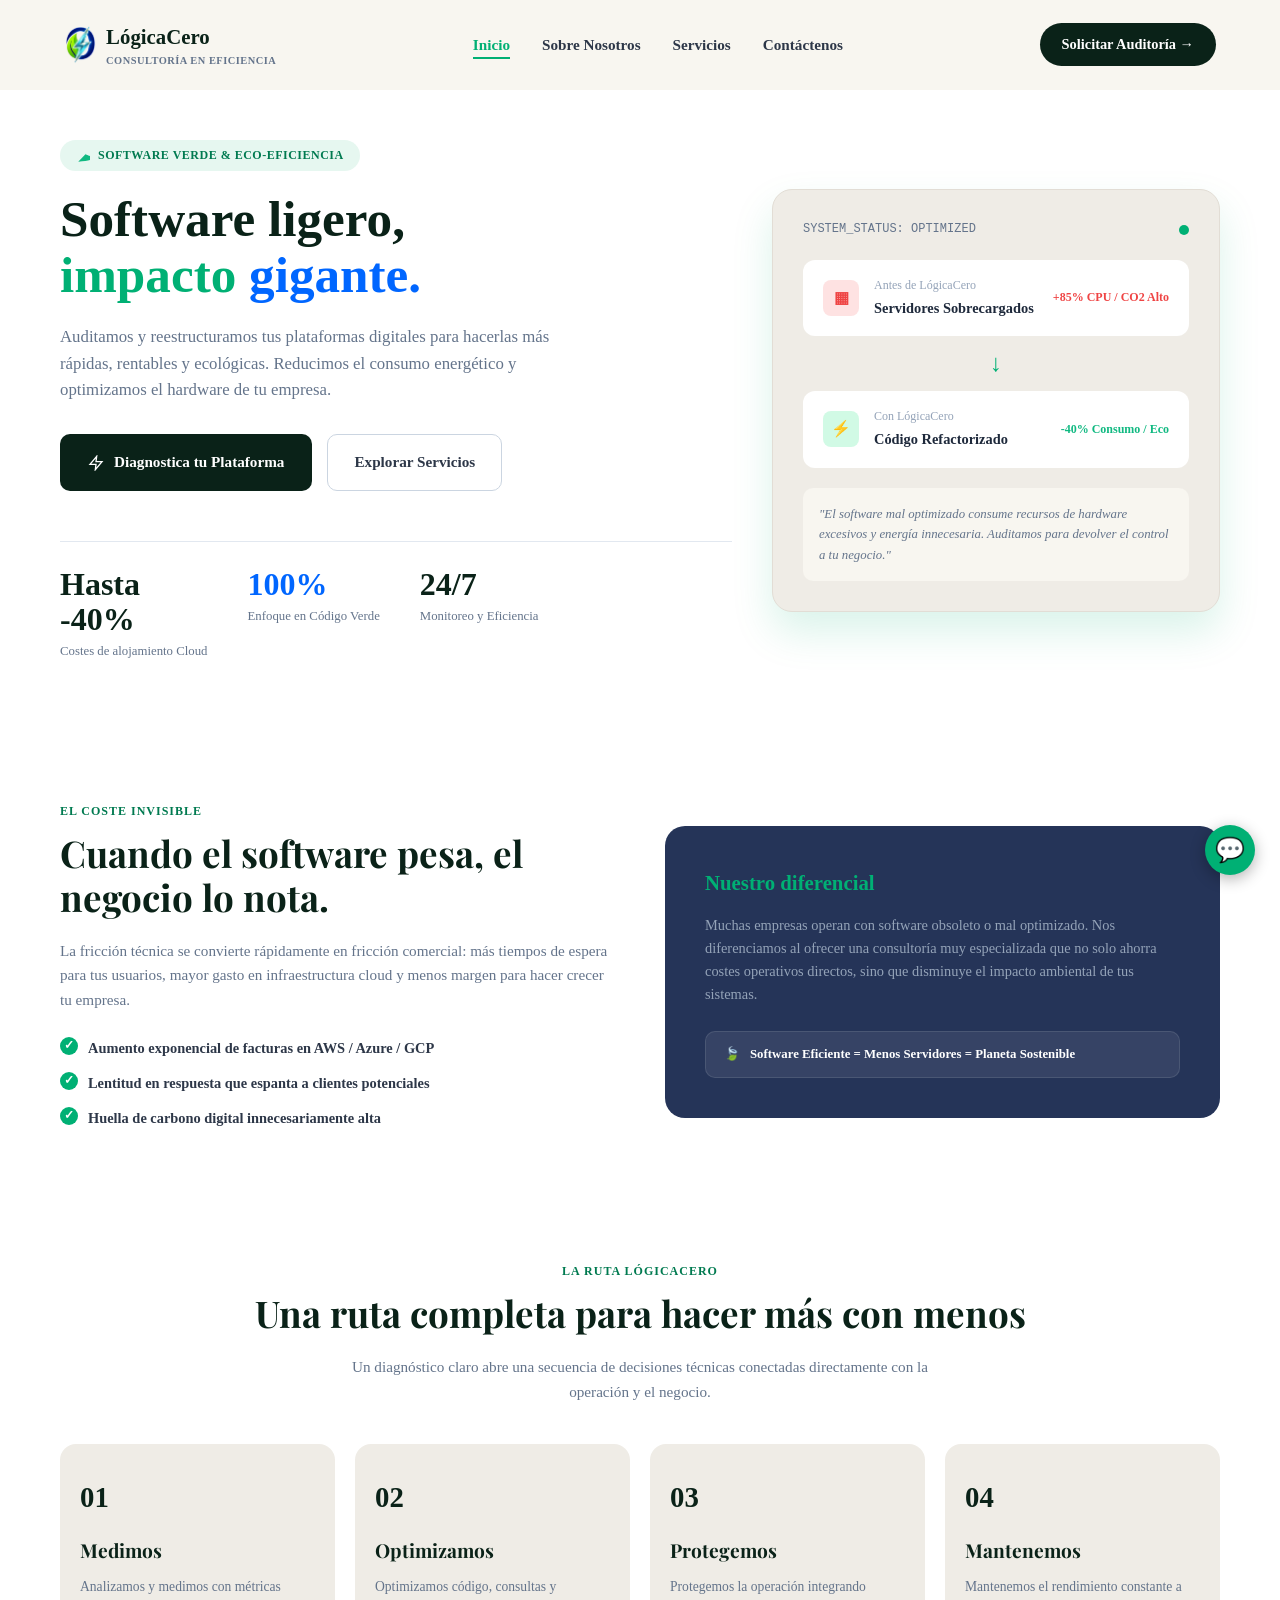
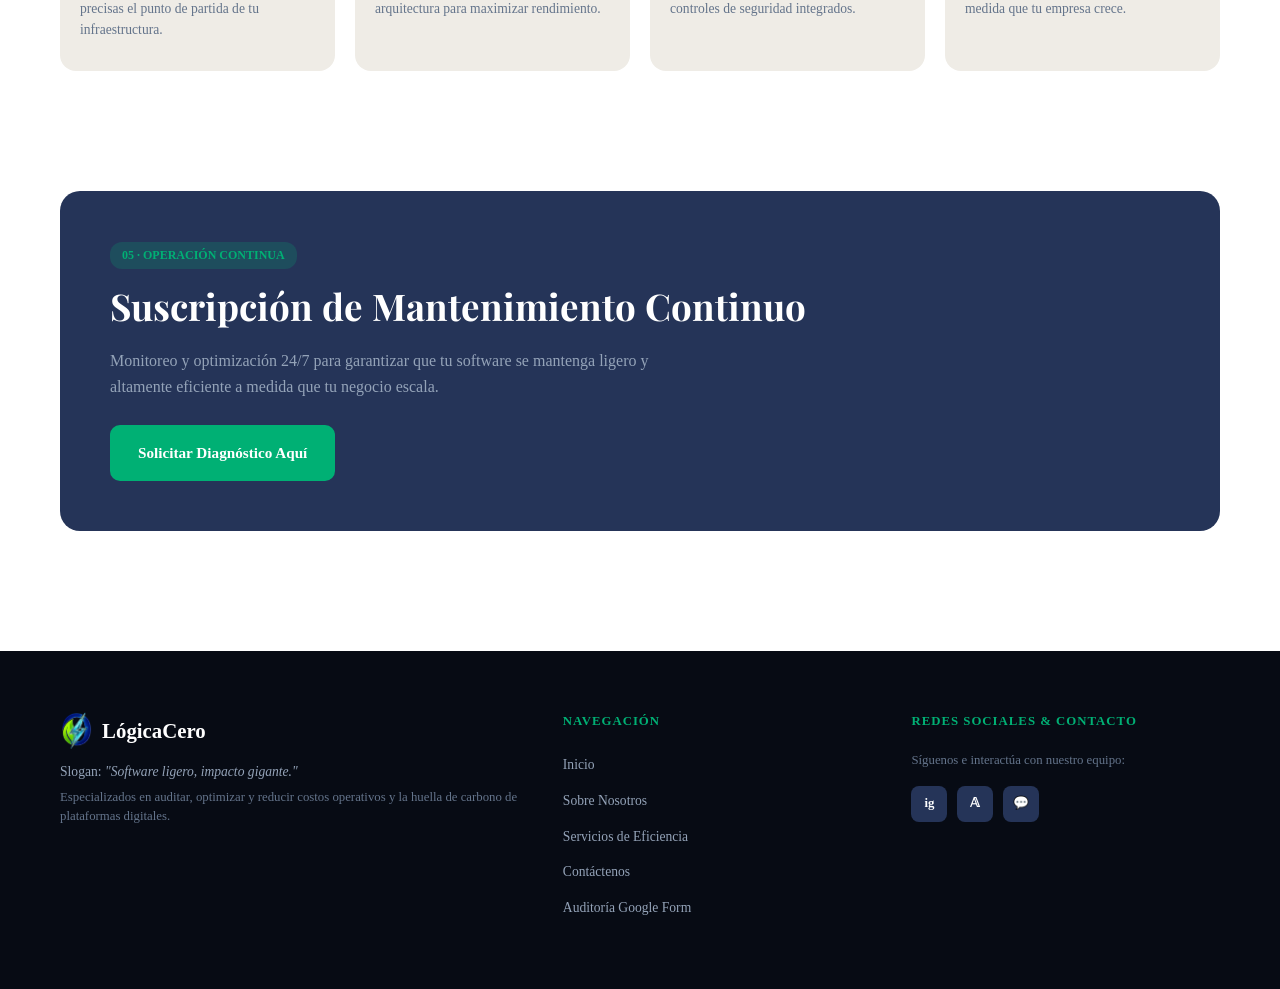
<file: index.html>
<!DOCTYPE html>
<html lang="es">
<head>
    <meta charset="UTF-8">
    <meta name="viewport" content="width=device-width, initial-scale=1.0">
    <title>LógicaCero - Consultoría en Eficiencia de Software</title>
    
    <!-- FUENTES GOOGLE (Playfair Display para títulos Serif + Montserrat) -->
    <link rel="preconnect" href="https://fonts.googleapis.com">
    <link rel="preconnect" href="https://fonts.gstatic.com" crossorigin>
    <link href="https://fonts.googleapis.com/css2?family=Montserrat:wght@400;500;600;700;800&family=Playfair+Display:wght@600;700&display=swap" rel="stylesheet">
    
    <link rel="stylesheet" href="estilos/base.css">
    <link rel="stylesheet" href="estilos/navbar.css">
    <link rel="stylesheet" href="estilos/hero-index.css">
    <link rel="stylesheet" href="estilos/footer-whatsapp.css">
    <link rel="stylesheet" href="estilos/adaptar.css">
</head>
<body>

    <!-- NAVBAR -->
    <nav class="navbar">
        <div class="nav-container">
            <a href="index.html" class="logo-brand">
                <img src="img/logo.png" alt="LógicaCero Logo" class="brand-logo-img">
                <div class="logo-text">
                    <span class="brand-title">LógicaCero</span>
                    <span class="brand-slogan">CONSULTORÍA EN EFICIENCIA</span>
                </div>
            </a>

            <ul class="nav-links">
                <li><a href="index.html" class="active">Inicio</a></li>
                <li><a href="nosotros.html">Sobre Nosotros</a></li>
                <li><a href="servicios.html">Servicios</a></li>
                <li><a href="contacto.html">Contáctenos</a></li>
            </ul>

            <a href="https://forms.gle/AemDUmdGevbqnVRs8" target="_blank" class="btn-nav">
                Solicitar Auditoría &rarr;
            </a>
        </div>
    </nav>

    <!-- HERO SECTION -->
    <header class="hero-section">
        <div class="container hero-grid">
            <div class="hero-left">
                <span class="pill-badge">
                    <svg width="14" height="14" viewBox="0 0 24 24" fill="#10B981"><path d="M17 8C8 10 59 16.17 3.83 22 2c0 0 .58 2.83 2 3.83 1.42 1 3.83 2 3.83 2 12.34-1.83 14.34-15 14.34-15s-2 0-3.17 1.17z"/></svg>
                    SOFTWARE VERDE & ECO-EFICIENCIA
                </span>

                <h1 class="hero-title">
                    Software ligero,<br>
                    <span class="text-green">impacto</span> <span class="text-blue">gigante.</span>
                </h1>

                <p class="hero-desc">
                    Auditamos y reestructuramos tus plataformas digitales para hacerlas más rápidas, rentables y ecológicas. Reducimos el consumo energético y optimizamos el hardware de tu empresa.
                </p>

                <div class="hero-actions">
                    <a href="https://forms.gle/AemDUmdGevbqnVRs8" target="_blank" class="btn btn-dark">
                        <svg width="16" height="16" viewBox="0 0 24 24" fill="none" stroke="currentColor" stroke-width="2"><path d="M13 2L3 14h9l-1 8 10-12h-9l1-8z"/></svg>
                        Diagnostica tu Plataforma
                    </a>
                    <a href="servicios.html" class="btn btn-white">Explorar Servicios</a>
                </div>

                <div class="hero-stats">
                    <div class="stat-item">
                        <span class="stat-num">Hasta<br>-40%</span>
                        <span class="stat-lbl">Costes de alojamiento Cloud</span>
                    </div>
                    <div class="stat-item">
                        <span class="stat-num text-blue-num">100%</span>
                        <span class="stat-lbl">Enfoque en Código Verde</span>
                    </div>
                    <div class="stat-item">
                        <span class="stat-num">24/7</span>
                        <span class="stat-lbl">Monitoreo y Eficiencia</span>
                    </div>
                </div>
            </div>

            <!-- TARJETA LATERAL DE ESTADO -->
            <div class="hero-right">
                <div class="system-card">
                    <div class="system-header">
                        <code>SYSTEM_STATUS: OPTIMIZED</code>
                        <span class="status-dot"></span>
                    </div>

                    <div class="status-box box-before">
                        <div class="box-icon red-icon">&#9638;</div>
                        <div class="box-info">
                            <span class="box-sub">Antes de LógicaCero</span>
                            <strong>Servidores Sobrecargados</strong>
                        </div>
                        <span class="box-tag tag-red">+85% CPU / CO2 Alto</span>
                    </div>

                    <div class="arrow-down">&darr;</div>

                    <div class="status-box box-after">
                        <div class="box-icon green-icon">&#9889;</div>
                        <div class="box-info">
                            <span class="box-sub">Con LógicaCero</span>
                            <strong>Código Refactorizado</strong>
                        </div>
                        <span class="box-tag tag-green">-40% Consumo / Eco</span>
                    </div>

                    <div class="system-quote">
                        "El software mal optimizado consume recursos de hardware excesivos y energía innecesaria. Auditamos para devolver el control a tu negocio."
                    </div>
                </div>
            </div>
        </div>
    </header>

    <!-- EL COSTE INVISIBLE -->
    <section class="section">
        <div class="container grid-2">
            <div class="coste-left">
                <span class="section-tag">EL COSTE INVISIBLE</span>
                <h2 class="serif-title">Cuando el software pesa, el negocio lo nota.</h2>
                <p class="section-lead">
                    La fricción técnica se convierte rápidamente en fricción comercial: más tiempos de espera para tus usuarios, mayor gasto en infraestructura cloud y menos margen para hacer crecer tu empresa.
                </p>
                <ul class="check-list">
                    <li>Aumento exponencial de facturas en AWS / Azure / GCP</li>
                    <li>Lentitud en respuesta que espanta a clientes potenciales</li>
                    <li>Huella de carbono digital innecesariamente alta</li>
                </ul>
            </div>

            <div class="coste-right">
                <div class="dark-card">
                    <h3 class="text-green">Nuestro diferencial</h3>
                    <p>Muchas empresas operan con software obsoleto o mal optimizado. Nos diferenciamos al ofrecer una consultoría muy especializada que no solo ahorra costes operativos directos, sino que disminuye el impacto ambiental de tus sistemas.</p>
                    
                    <div class="slogan-pill">
                        <span class="leaf-icon">&#127811;</span>
                        <span>Software Eficiente = Menos Servidores = Planeta Sostenible</span>
                    </div>
                </div>
            </div>
        </div>
    </section>

    <!-- LA RUTA LÓGICACERO -->
    <section class="section">
        <div class="container">
            <div class="text-center">
                <span class="section-tag">LA RUTA LÓGICACERO</span>
                <h2 class="serif-title">Una ruta completa para hacer más con menos</h2>
                <p class="section-subtitle">Un diagnóstico claro abre una secuencia de decisiones técnicas conectadas directamente con la operación y el negocio.</p>
            </div>

            <div class="grid-4 roadmap-grid">
                <div class="step-card">
                    <span class="step-num">01</span>
                    <h3>Medimos</h3>
                    <p>Analizamos y medimos con métricas precisas el punto de partida de tu infraestructura.</p>
                </div>
                <div class="step-card">
                    <span class="step-num">02</span>
                    <h3>Optimizamos</h3>
                    <p>Optimizamos código, consultas y arquitectura para maximizar rendimiento.</p>
                </div>
                <div class="step-card">
                    <span class="step-num">03</span>
                    <h3>Protegemos</h3>
                    <p>Protegemos la operación integrando controles de seguridad integrados.</p>
                </div>
                <div class="step-card">
                    <span class="step-num">04</span>
                    <h3>Mantenemos</h3>
                    <p>Mantenemos el rendimiento constante a medida que tu empresa crece.</p>
                </div>
            </div>
        </div>
    </section>

<!-- BANNER DE MANTENIMIENTO -->
    <section class="section">
        <div class="container">
            <div class="cta-banner">
                <span class="pill-badge-dark">05 &middot; OPERACIÓN CONTINUA</span>
                <h2 class="serif-title text-white">Suscripción de Mantenimiento Continuo</h2>
                <p class="text-white-sub">Monitoreo y optimización 24/7 para garantizar que tu software se mantenga ligero y altamente eficiente a medida que tu negocio escala.</p>
                <a href="https://forms.gle/AemDUmdGevbqnVRs8" target="_blank" class="btn btn-green">Solicitar Diagnóstico Aquí</a>
            </div>
        </div>
    </section>

    <!-- FOOTER -->
    <footer class="footer">
        <div class="container footer-grid">
            <div>
                <div class="logo-brand light">
                    <img src="img/logo.png" alt="LógicaCero Logo" class="brand-logo-img">
                    <span class="brand-title text-white">LógicaCero</span>
                </div>
                <p class="footer-slogan">Slogan: <em>"Software ligero, impacto gigante."</em></p>
                <p class="footer-desc">Especializados en auditar, optimizar y reducir costos operativos y la huella de carbono de plataformas digitales.</p>
            </div>

            <div>
                <h4 class="footer-heading">NAVEGACIÓN</h4>
                <ul class="footer-links">
                    <li><a href="index.html">Inicio</a></li>
                    <li><a href="nosotros.html">Sobre Nosotros</a></li>
                    <li><a href="servicios.html">Servicios de Eficiencia</a></li>
                    <li><a href="contacto.html">Contáctenos</a></li>
                    <li><a href="https://forms.gle/AemDUmdGevbqnVRs8" target="_blank">Auditoría Google Form</a></li>
                </ul>
            </div>

            <div>
                <h4 class="footer-heading">REDES SOCIALES & CONTACTO</h4>
                <p class="footer-desc">Síguenos e interactúa con nuestro equipo:</p>
                <div class="social-icons">
                    <a href="https://www.instagram.com/logicacero.tech/" class="social-box" target="_blank">ig</a>
                    <a href="https://forms.gle/AemDUmdGevbqnVRs8" class="social-box" target="_blank">&#120120;</a>
                    <a href="https://wa.me/573503994673" target="_blank" class="social-box">&#128172;</a>
                </div>
            </div>
        </div>
    </footer>

    <!-- BOTÓN WHATSAPP -->
    <a href="https://wa.me/573503994673" class="whatsapp-float" target="_blank" aria-label="WhatsApp">
        &#128172;
    </a>

</body>
</html>
</file>
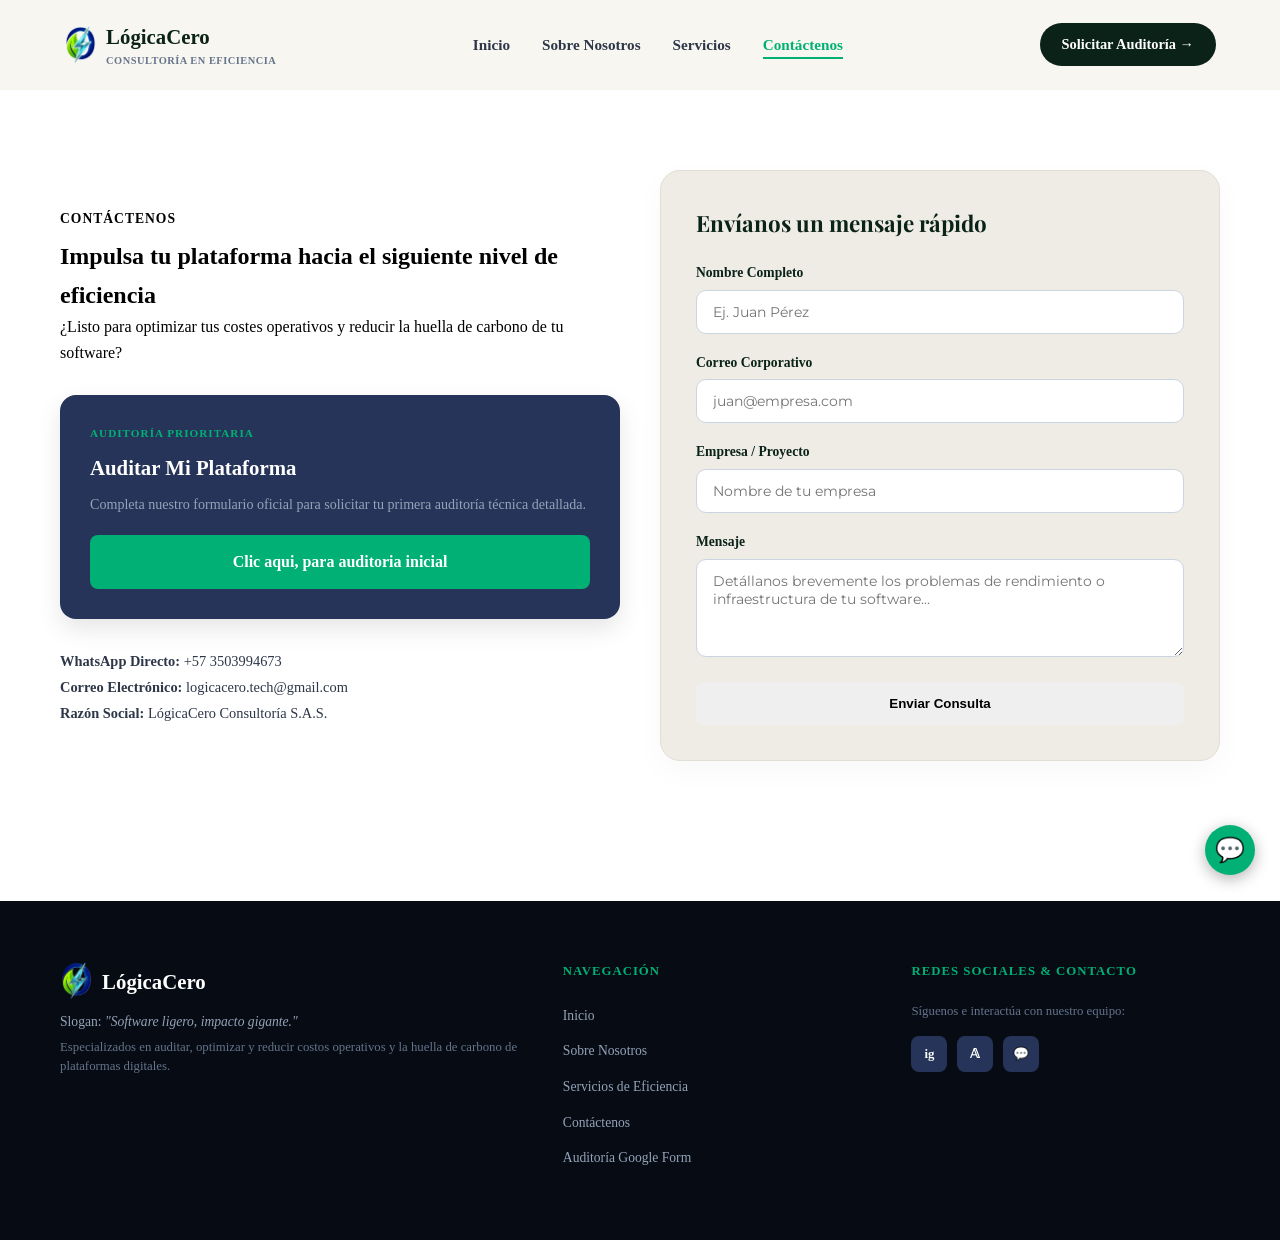
<file: contacto.html>
<!DOCTYPE html>
<html lang="es">
<head>
    <meta charset="UTF-8">
    <meta name="viewport" content="width=device-width, initial-scale=1.0">
    <title>Contáctenos - LógicaCero</title>
    
    <!-- FUENTES GOOGLE -->
    <link rel="preconnect" href="https://fonts.googleapis.com">
    <link rel="preconnect" href="https://fonts.gstatic.com" crossorigin>
    <link href="https://fonts.googleapis.com/css2?family=Montserrat:wght@400;500;600;700;800&family=Playfair+Display:wght@600;700&display=swap" rel="stylesheet">
       
    <!-- Integración de Archivos CSS -->
    <link rel="stylesheet" href="estilos/base.css">
    <link rel="stylesheet" href="estilos/navbar.css">
    <link rel="stylesheet" href="estilos/contacto.css">
    <link rel="stylesheet" href="estilos/footer-whatsapp.css">
    <link rel="stylesheet" href="estilos/adaptar.css">
</head>
<body>

<!-- NAVBAR -->
    <nav class="navbar">
        <div class="nav-container">
            <a href="index.html" class="logo-brand">
                <img src="img/logo.png" alt="LógicaCero Logo" class="brand-logo-img">
                <div class="logo-text">
                    <span class="brand-title">LógicaCero</span>
                    <span class="brand-slogan">CONSULTORÍA EN EFICIENCIA</span>
                </div>
            </a>

            <ul class="nav-links">
                <li><a href="index.html">Inicio</a></li>
                <li><a href="nosotros.html">Sobre Nosotros</a></li>
                <li><a href="servicios.html">Servicios</a></li>
                <li><a href="contacto.html" class="active">Contáctenos</a></li>
            </ul>

            <a href="https://forms.gle/AemDUmdGevbqnVRs8" target="_blank" class="btn-nav">
                Solicitar Auditoría &rarr;
            </a>
        </div>
    </nav>

<!-- SECCIÓN CONTACTO -->
    <section class="section">
        <div class="container grid-2">
            <!-- COLUMNA IZQUIERDA -->
            <div class="contacto-info-col">
                <span class="section-tag">CONTÁCTENOS</span>
                <h1 class="serif-title">Impulsa tu plataforma hacia el siguiente nivel de eficiencia</h1>
                <p class="section-lead">¿Listo para optimizar tus costes operativos y reducir la huella de carbono de tu software?</p>

                <!-- TARJETA GOOGLE FORMS -->
                <div class="google-form-card">
                    <div class="card-tag">AUDITORÍA PRIORITARIA</div>
                    <h3>Auditar Mi Plataforma</h3>
                    <p>Completa nuestro formulario oficial para solicitar tu primera auditoría técnica detallada.</p>
                    <a href="https://forms.gle/AemDUmdGevbqnVRs8" target="_blank" class="btn btn-green block-btn">
                        Clic aqui, para auditoria inicial
                    </a>
                </div>

                <div class="contact-details">
                    <p><strong>WhatsApp Directo:</strong> +57 3503994673</p>
                    <p><strong>Correo Electrónico:</strong> logicacero.tech@gmail.com</p>
                    <p><strong>Razón Social:</strong> LógicaCero Consultoría S.A.S.</p>
                </div>
            </div>

            <!-- COLUMNA DERECHA: FORMULARIO DIRECTO -->
            <div class="contact-form-wrapper">
                <h3>Envíanos un mensaje rápido</h3>
                <form action="#" method="POST" onsubmit="alert('¡Gracias por comunicarte con LógicaCero!'); return false;">
                    <div class="form-group">
                        <label>Nombre Completo</label>
                        <input type="text" placeholder="Ej. Juan Pérez" required>
                    </div>
                    <div class="form-group">
                        <label>Correo Corporativo</label>
                        <input type="email" placeholder="juan@empresa.com" required>
                    </div>
                    <div class="form-group">
                        <label>Empresa / Proyecto</label>
                        <input type="text" placeholder="Nombre de tu empresa">
                    </div>
                    <div class="form-group">
                        <label>Mensaje</label>
                        <textarea rows="4" placeholder="Detállanos brevemente los problemas de rendimiento o infraestructura de tu software..."></textarea>
                    </div>
                    <button type="submit" class="btn btn-dark block-btn">Enviar Consulta</button>
                </form>
            </div>
        </div>
    </section>

    <!-- FOOTER -->
    <footer class="footer">
        <div class="container footer-grid">
            <div>
                <div class="logo-brand light">
                    <img src="img/logo.png" alt="LógicaCero Logo" class="brand-logo-img">
                    <span class="brand-title text-white">LógicaCero</span>
                </div>
                <p class="footer-slogan">Slogan: <em>"Software ligero, impacto gigante."</em></p>
                <p class="footer-desc">Especializados en auditar, optimizar y reducir costos operativos y la huella de carbono de plataformas digitales.</p>
            </div>

            <div>
                <h4 class="footer-heading">NAVEGACIÓN</h4>
                <ul class="footer-links">
                    <li><a href="index.html">Inicio</a></li>
                    <li><a href="nosotros.html">Sobre Nosotros</a></li>
                    <li><a href="servicios.html">Servicios de Eficiencia</a></li>
                    <li><a href="contacto.html">Contáctenos</a></li>
                    <li><a href="https://forms.gle/AemDUmdGevbqnVRs8" target="_blank">Auditoría Google Form</a></li>
                </ul>
            </div>

            <div>
                <h4 class="footer-heading">REDES SOCIALES & CONTACTO</h4>
                <p class="footer-desc">Síguenos e interactúa con nuestro equipo:</p>
                <div class="social-icons">
                    <a href="https://www.instagram.com/logicacero.tech/" class="social-box" target="_blank">ig</a>
                    <a href="https://forms.gle/AemDUmdGevbqnVRs8" class="social-box" target="_blank">&#120120;</a>
                    <a href="https://wa.me/573503994673" target="_blank" class="social-box">&#128172;</a>
                </div>
            </div>
        </div>
    </footer>

    <!-- BOTÓN WHATSAPP -->
    <a href="https://wa.me/573503994673" class="whatsapp-float" target="_blank" aria-label="WhatsApp">
        &#128172;
    </a>

</body>
</html>
</file>
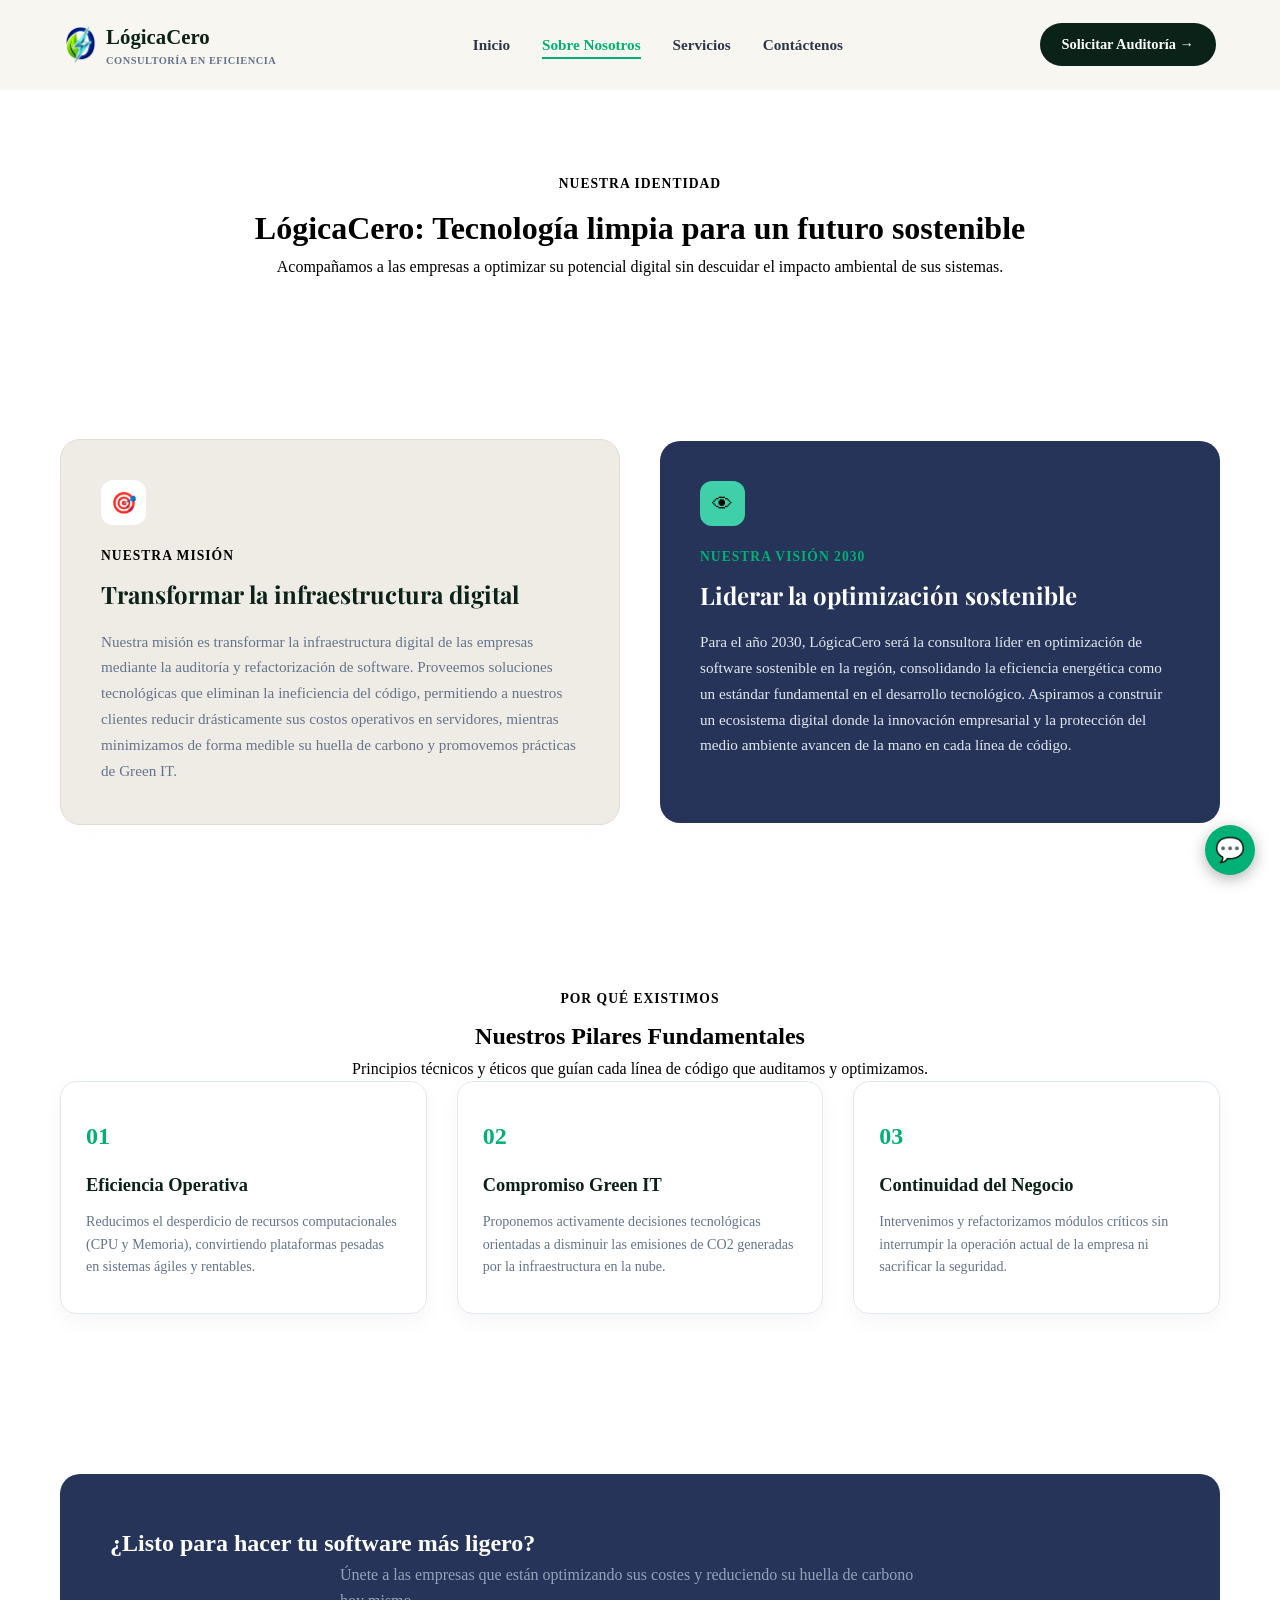
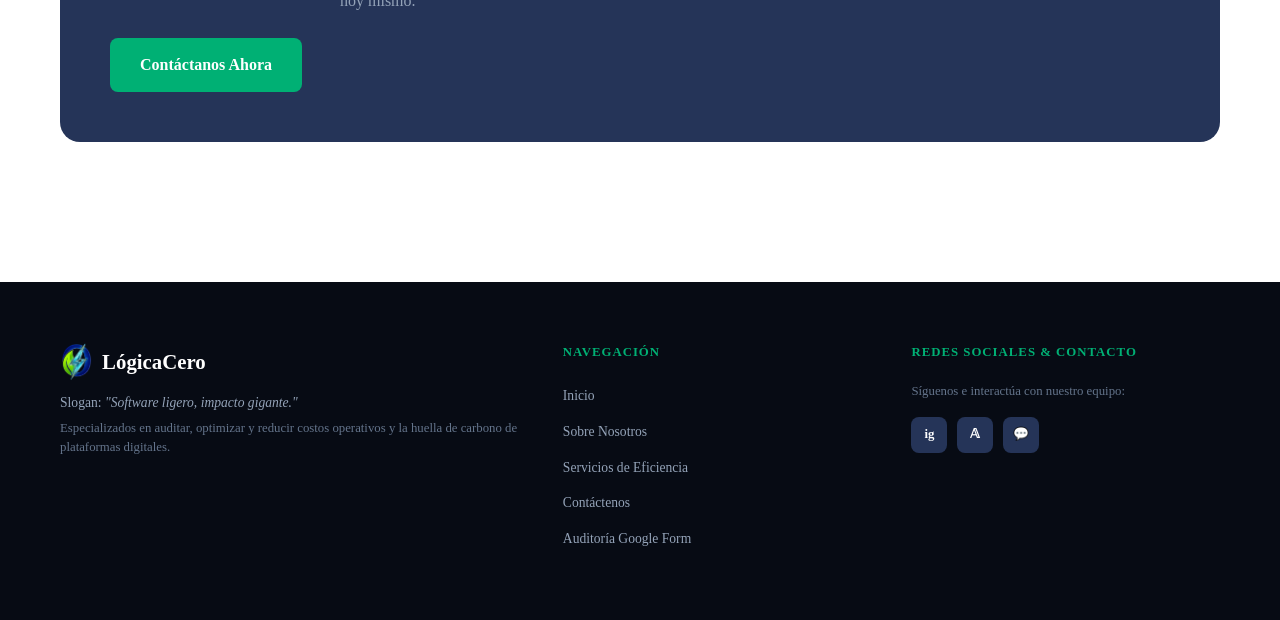
<file: nosotros.html>
<!DOCTYPE html>
<html lang="es">
<head>
    <meta charset="UTF-8">
    <meta name="viewport" content="width=device-width, initial-scale=1.0">
    <title>Sobre Nosotros - LógicaCero</title>
    
    <!-- FUENTES GOOGLE -->
    <link rel="preconnect" href="https://fonts.googleapis.com">
    <link rel="preconnect" href="https://fonts.gstatic.com" crossorigin>
    <link href="https://fonts.googleapis.com/css2?family=Montserrat:wght@400;500;600;700;800&family=Playfair+Display:wght@600;700&display=swap" rel="stylesheet">
    
    <link rel="stylesheet" href="estilos/base.css">
    <link rel="stylesheet" href="estilos/navbar.css">
    <link rel="stylesheet" href="estilos/nosotros.css">
    <link rel="stylesheet" href="estilos/footer-whatsapp.css">
    <link rel="stylesheet" href="estilos/adaptar.css">
</head>
<body>

    <!-- NAVBAR -->
    <nav class="navbar">
        <div class="nav-container">
            <a href="index.html" class="logo-brand">
                <img src="img/logo.png" alt="LógicaCero Logo" class="brand-logo-img">
                <div class="logo-text">
                    <span class="brand-title">LógicaCero</span>
                    <span class="brand-slogan">CONSULTORÍA EN EFICIENCIA</span>
                </div>
            </a>

            <ul class="nav-links">
                <li><a href="index.html">Inicio</a></li>
                <li><a href="nosotros.html" class="active">Sobre Nosotros</a></li>
                <li><a href="servicios.html">Servicios</a></li>
                <li><a href="contacto.html">Contáctenos</a></li>
            </ul>

            <a href="https://forms.gle/AemDUmdGevbqnVRs8" target="_blank" class="btn-nav">
                Solicitar Auditoría &rarr;
            </a>
        </div>
    </nav>

    <!-- HERO SOBRE NOSOTROS -->
    <header class="section text-center">
        <div class="container">
            <span class="section-tag">NUESTRA IDENTIDAD</span>
            <h1 class="serif-title">LógicaCero: Tecnología limpia para un futuro sostenible</h1>
            <p class="section-subtitle">Acompañamos a las empresas a optimizar su potencial digital sin descuidar el impacto ambiental de sus sistemas.</p>
        </div>
    </header>

    <!-- SECCIÓN MISIÓN Y VISIÓN -->
    <section class="section">
        <div class="container grid-2">
            <!-- MISIÓN -->
            <div class="mv-card">
                <div class="mv-icon-badge">&#127919;</div>
                <span class="section-tag">NUESTRA MISIÓN</span>
                <h3>Transformar la infraestructura digital</h3>
                <p>Nuestra misión es transformar la infraestructura digital de las empresas mediante la auditoría y refactorización de software. Proveemos soluciones tecnológicas que eliminan la ineficiencia del código, permitiendo a nuestros clientes reducir drásticamente sus costos operativos en servidores, mientras minimizamos de forma medible su huella de carbono y promovemos prácticas de Green IT.</p>
            </div>

            <!-- VISIÓN -->
            <div class="mv-card dark-mv-card">
                <div class="mv-icon-badge green-badge">&#128065;</div>
                <span class="section-tag text-green">NUESTRA VISIÓN 2030</span>
                <h3 class="text-white">Liderar la optimización sostenible</h3>
                <p class="text-white-sub">Para el año 2030, LógicaCero será la consultora líder en optimización de software sostenible en la región, consolidando la eficiencia energética como un estándar fundamental en el desarrollo tecnológico. Aspiramos a construir un ecosistema digital donde la innovación empresarial y la protección del medio ambiente avancen de la mano en cada línea de código.</p>
            </div>
        </div>
    </section>

    <!-- SECCIÓN VALORES Y PILARES (El "Algo Más") -->
    <section class="section">
        <div class="container">
            <div class="text-center">
                <span class="section-tag">POR QUÉ EXISTIMOS</span>
                <h2 class="serif-title">Nuestros Pilares Fundamentales</h2>
                <p class="section-subtitle">Principios técnicos y éticos que guían cada línea de código que auditamos y optimizamos.</p>
            </div>

            <div class="grid-3">
                <div class="pilar-card">
                    <div class="pilar-num">01</div>
                    <h3>Eficiencia Operativa</h3>
                    <p>Reducimos el desperdicio de recursos computacionales (CPU y Memoria), convirtiendo plataformas pesadas en sistemas ágiles y rentables.</p>
                </div>

                <div class="pilar-card">
                    <div class="pilar-num">02</div>
                    <h3>Compromiso Green IT</h3>
                    <p>Proponemos activamente decisiones tecnológicas orientadas a disminuir las emisiones de CO2 generadas por la infraestructura en la nube.</p>
                </div>

                <div class="pilar-card">
                    <div class="pilar-num">03</div>
                    <h3>Continuidad del Negocio</h3>
                    <p>Intervenimos y refactorizamos módulos críticos sin interrumpir la operación actual de la empresa ni sacrificar la seguridad.</p>
                </div>
            </div>
        </div>
    </section>

    <!-- BANNER DE CONTACTO -->
    <section class="section">
        <div class="container">
            <div class="cta-banner text-center">
                <h2 class="serif-title text-white">¿Listo para hacer tu software más ligero?</h2>
                <p class="text-white-sub" style="margin: 0 auto 25px;">Únete a las empresas que están optimizando sus costes y reduciendo su huella de carbono hoy mismo.</p>
                <a href="contacto.html" class="btn btn-green">Contáctanos Ahora</a>
            </div>
        </div>
    </section>

    <!-- FOOTER -->
    <footer class="footer">
        <div class="container footer-grid">
            <div>
                <div class="logo-brand light">
                    <img src="img/logo.png" alt="LógicaCero Logo" class="brand-logo-img">
                    <span class="brand-title text-white">LógicaCero</span>
                </div>
                <p class="footer-slogan">Slogan: <em>"Software ligero, impacto gigante."</em></p>
                <p class="footer-desc">Especializados en auditar, optimizar y reducir costos operativos y la huella de carbono de plataformas digitales.</p>
            </div>

            <div>
                <h4 class="footer-heading">NAVEGACIÓN</h4>
                <ul class="footer-links">
                    <li><a href="index.html">Inicio</a></li>
                    <li><a href="nosotros.html">Sobre Nosotros</a></li>
                    <li><a href="servicios.html">Servicios de Eficiencia</a></li>
                    <li><a href="contacto.html">Contáctenos</a></li>
                    <li><a href="https://forms.gle/AemDUmdGevbqnVRs8" target="_blank">Auditoría Google Form</a></li>
                </ul>
            </div>

            <div>
                <h4 class="footer-heading">REDES SOCIALES & CONTACTO</h4>
                <p class="footer-desc">Síguenos e interactúa con nuestro equipo:</p>
                <div class="social-icons">
                    <a href="https://www.instagram.com/logicacero.tech/" class="social-box" target="_blank">ig</a>
                    <a href="https://forms.gle/AemDUmdGevbqnVRs8" class="social-box" target="_blank">&#120120;</a>
                    <a href="https://wa.me/573503994673" target="_blank" class="social-box">&#128172;</a>
                </div>
            </div>
        </div>
    </footer>

    <!-- BOTÓN WHATSAPP -->
    <a href="https://wa.me/573503994673" class="whatsapp-float" target="_blank" aria-label="WhatsApp">
        &#128172;
    </a>

</body>
</html>
</file>
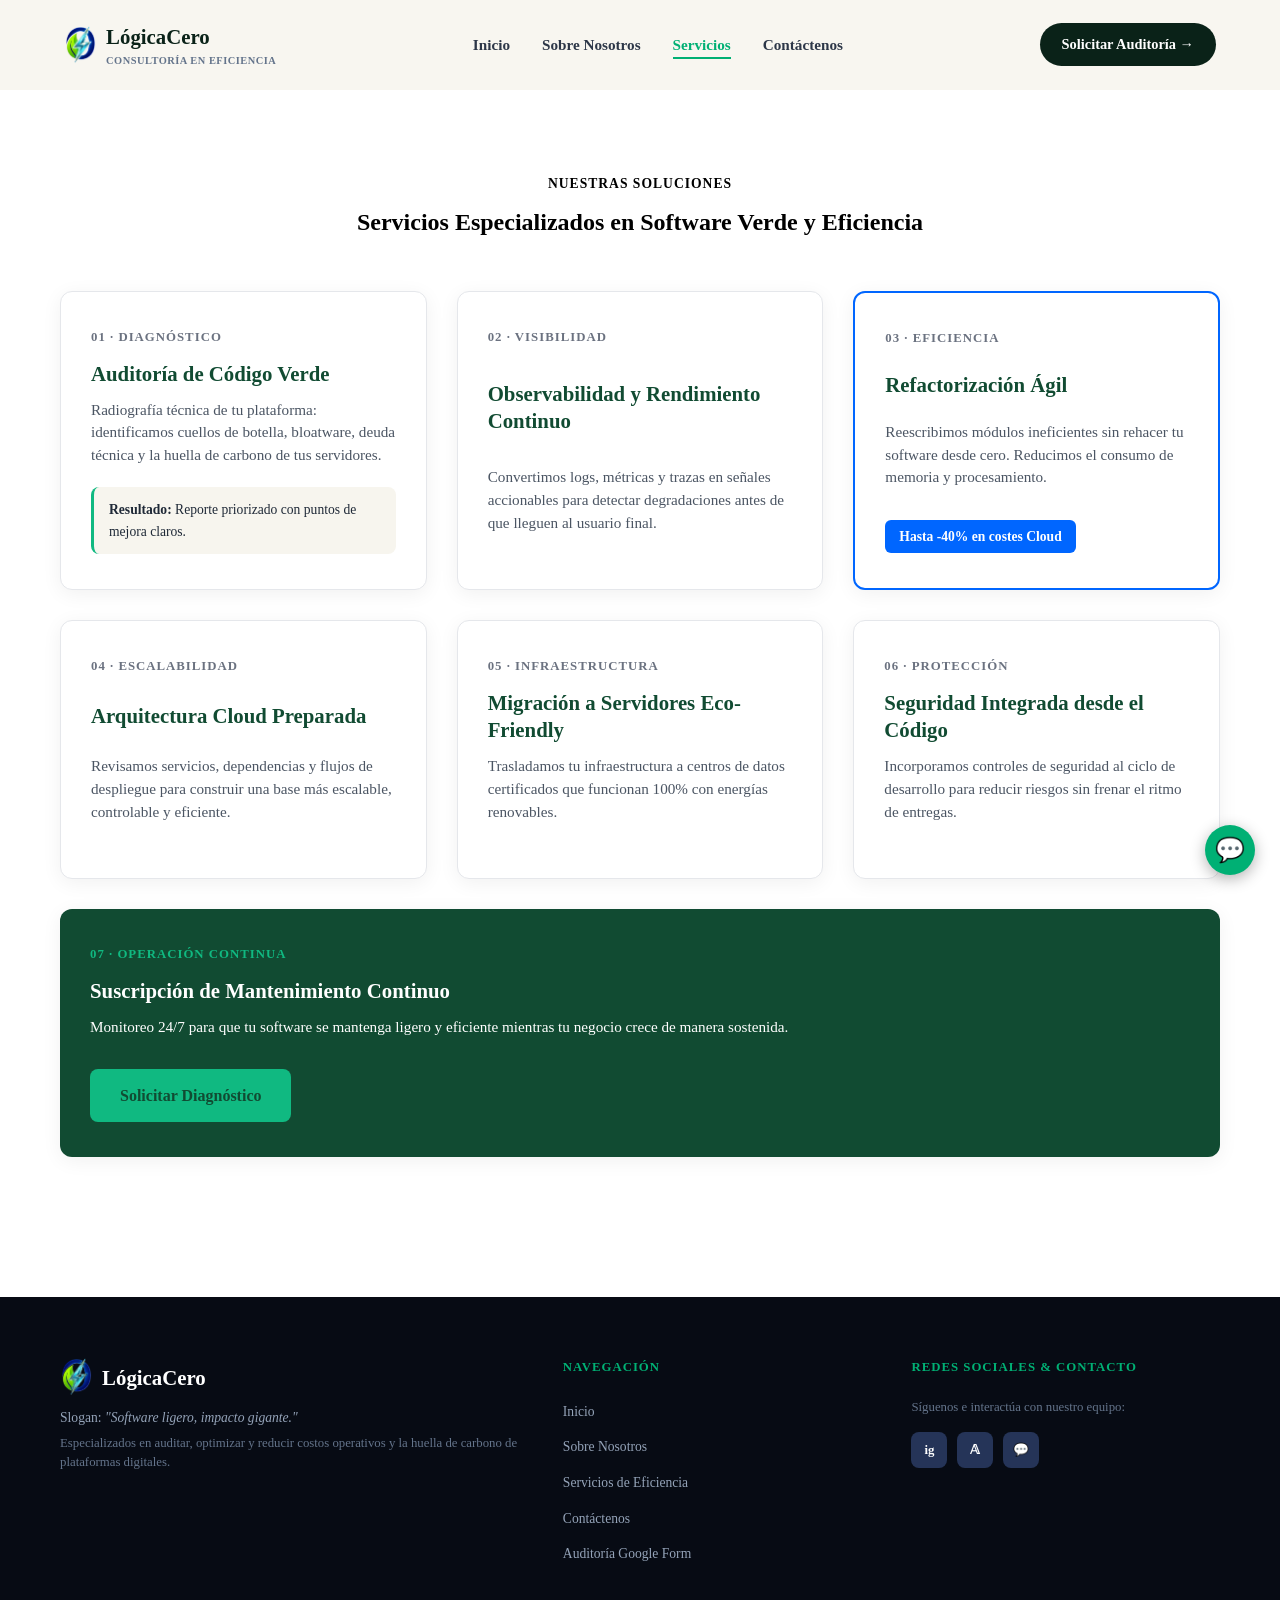
<file: servicios.html>
<!DOCTYPE html>
<html lang="es">
<head>
    <meta charset="UTF-8">
    <meta name="viewport" content="width=device-width, initial-scale=1.0">
    <title>Servicios - LógicaCero</title>
    
    <!-- Integración de Archivos CSS -->
    <link rel="stylesheet" href="estilos/base.css">
    <link rel="stylesheet" href="estilos/navbar.css">
    <link rel="stylesheet" href="estilos/servicios.css">
    <link rel="stylesheet" href="estilos/footer-whatsapp.css">
    <link rel="stylesheet" href="estilos/adaptar.css">
</head>
<body>

<!-- NAVBAR -->
    <nav class="navbar">
        <div class="nav-container">
            <a href="index.html" class="logo-brand">
                <img src="img/logo.png" alt="LógicaCero Logo" class="brand-logo-img">
                <div class="logo-text">
                    <span class="brand-title">LógicaCero</span>
                    <span class="brand-slogan">CONSULTORÍA EN EFICIENCIA</span>
                </div>
            </a>

            <ul class="nav-links">
                <li><a href="index.html">Inicio</a></li>
                <li><a href="nosotros.html">Sobre Nosotros</a></li>
                <li><a href="servicios.html" class="active">Servicios</a></li>
                <li><a href="contacto.html">Contáctenos</a></li>
            </ul>
            <a href="https://forms.gle/AemDUmdGevbqnVRs8" target="_blank" class="btn-nav">
                Solicitar Auditoría &rarr;
            </a>
        </div>
    </nav>

    <!-- SECCIÓN SERVICIOS -->
    <section class="section">
        <div class="container">
            <div class="text-center">
                <span class="section-tag">Nuestras Soluciones</span>
                <h2>Servicios Especializados en Software Verde y Eficiencia</h2>
            </div>

            <div class="grid-3 services-grid">
                <!-- Servicio 1 -->
                <div class="service-card">
                    <span class="service-code">01 · DIAGNÓSTICO</span>
                    <h3>Auditoría de Código Verde</h3>
                    <p>Radiografía técnica de tu plataforma: identificamos cuellos de botella, bloatware, deuda técnica y la huella de carbono de tus servidores.</p>
                    <div class="service-result">
                        <strong>Resultado:</strong> Reporte priorizado con puntos de mejora claros.
                    </div>
                </div>

                <!-- Servicio 2 -->
                <div class="service-card">
                    <span class="service-code">02 · VISIBILIDAD</span>
                    <h3>Observabilidad y Rendimiento Continuo</h3>
                    <p>Convertimos logs, métricas y trazas en señales accionables para detectar degradaciones antes de que lleguen al usuario final.</p>
                </div>

                <!-- Servicio 3 -->
                <div class="service-card highlight-card">
                    <span class="service-code">03 · EFICIENCIA</span>
                    <h3>Refactorización Ágil</h3>
                    <p>Reescribimos módulos ineficientes sin rehacer tu software desde cero. Reducimos el consumo de memoria y procesamiento.</p>
                    <div class="stat-badge">Hasta -40% en costes Cloud</div>
                </div>

                <!-- Servicio 4 -->
                <div class="service-card">
                    <span class="service-code">04 · ESCALABILIDAD</span>
                    <h3>Arquitectura Cloud Preparada</h3>
                    <p>Revisamos servicios, dependencias y flujos de despliegue para construir una base más escalable, controlable y eficiente.</p>
                </div>

                <!-- Servicio 5 -->
                <div class="service-card">
                    <span class="service-code">05 · INFRAESTRUCTURA</span>
                    <h3>Migración a Servidores Eco-Friendly</h3>
                    <p>Trasladamos tu infraestructura a centros de datos certificados que funcionan 100% con energías renovables.</p>
                </div>

                <!-- Servicio 6 -->
                <div class="service-card">
                    <span class="service-code">06 · PROTECCIÓN</span>
                    <h3>Seguridad Integrada desde el Código</h3>
                    <p>Incorporamos controles de seguridad al ciclo de desarrollo para reducir riesgos sin frenar el ritmo de entregas.</p>
                </div>

                <!-- Servicio 7 -->
                <div class="service-card full-width-card">
                    <span class="service-code">07 · OPERACIÓN CONTINUA</span>
                    <h3>Suscripción de Mantenimiento Continuo</h3>
                    <p>Monitoreo 24/7 para que tu software se mantenga ligero y eficiente mientras tu negocio crece de manera sostenida.</p>
                    <a href="https://forms.gle/AemDUmdGevbqnVRs8" target="_blank" class="btn btn-primary">Solicitar Diagnóstico</a>
                </div>
            </div>
        </div>
    </section>

    <!-- FOOTER -->
    <footer class="footer">
        <div class="container footer-grid">
            <div>
                <div class="logo-brand light">
                    <img src="img/logo.png" alt="LógicaCero Logo" class="brand-logo-img">
                    <span class="brand-title text-white">LógicaCero</span>
                </div>
                <p class="footer-slogan">Slogan: <em>"Software ligero, impacto gigante."</em></p>
                <p class="footer-desc">Especializados en auditar, optimizar y reducir costos operativos y la huella de carbono de plataformas digitales.</p>
            </div>

            <div>
                <h4 class="footer-heading">NAVEGACIÓN</h4>
                <ul class="footer-links">
                    <li><a href="index.html">Inicio</a></li>
                    <li><a href="nosotros.html">Sobre Nosotros</a></li>
                    <li><a href="servicios.html">Servicios de Eficiencia</a></li>
                    <li><a href="contacto.html">Contáctenos</a></li>
                    <li><a href="https://forms.gle/AemDUmdGevbqnVRs8" target="_blank">Auditoría Google Form</a></li>
                </ul>
            </div>

            <div>
                <h4 class="footer-heading">REDES SOCIALES & CONTACTO</h4>
                <p class="footer-desc">Síguenos e interactúa con nuestro equipo:</p>
                <div class="social-icons">
                    <a href="https://www.instagram.com/logicacero.tech/" class="social-box" target="_blank">ig</a>
                    <a href="https://forms.gle/AemDUmdGevbqnVRs8" class="social-box" target="_blank">&#120120;</a>
                    <a href="https://wa.me/573503994673" target="_blank" class="social-box">&#128172;</a>
                </div>
            </div>
        </div>
    </footer>

    <!-- BOTÓN WHATSAPP -->
    <a href="https://wa.me/573503994673" class="whatsapp-float" target="_blank" aria-label="WhatsApp">
        &#128172;
    </a>

</body>
</html>
</file>
<file: estilos/base.css>
/* VARIABLES GLOBALES Y RESET BASE */
:root {
    --bg-main: #F8F6F0;           /* Beige exacto del fondo */
    --color-dark: #0A2218;        /* Verde muy oscuro corporativo */
    --color-green: #00B074;       /* Verde brillante LógicaCero */
    --color-blue: #0066FF;        /* Azul brillante */
    --color-card-dark: #253458;   /* Azul noche tarjetas oscuras */
    --text-main: #2D3748;
    --text-muted: #64748B;
    --font-sans: 'Montserrat', sans-serif;
    --font-serif: 'Playfair Display', Georgia, serif;
}

* {
    margin: 0;
    padding: 0;
    box-sizing: border-box;
}

body {
    background-color: var(--bg-main);
    color: var(--text-main);
    font-family: var(--font-sans);
    line-height: 1.6;
}

.container {
    max-width: 1200px;
    margin: 0 auto;
    padding: 0 24px;
}

body {
    background-color: var(--color-bg);
    color: var(--color-text);
    font-family: var(--font-main);
    line-height: 1.6;
}

a {
    text-decoration: none;
    color: inherit;
}

/* CONTENEDORES Y REGLAS DE REUTILIZACIÓN */
.container {
    max-width: 1200px;
    margin: 0 auto;
    padding: 0 20px;
}

.section {
    padding: 80px 0;
}

.section-alt {
    background-color: rgba(255, 255, 255, 0.6);
}

.text-center {
    text-align: center;
}

.section-tag {
    display: inline-block;
    color: var(--color-primary-dark);
    font-size: 0.85rem;
    font-weight: 700;
    text-transform: uppercase;
    letter-spacing: 1px;
    margin-bottom: 8px;
}

.highlight {
    color: var(--color-accent);
}

/* BOTONES GLOBALES */
.btn {
    display: inline-block;
    padding: 12px 28px;
    border-radius: 8px;
    font-weight: 600;
    transition: all 0.2s ease;
    cursor: pointer;
    border: 2px solid transparent;
}

.btn-primary {
    background-color: var(--color-primary-dark);
    color: #FFFFFF;
}

.btn-primary:hover {
    background-color: #0c3825;
    transform: translateY(-2px);
}

.btn-outline {
    border-color: var(--color-primary-dark);
    color: var(--color-primary-dark);
}

.btn-outline:hover {
    background-color: var(--color-primary-dark);
    color: #FFFFFF;
}

.block-btn {
    display: block;
    width: 100%;
    text-align: center;
}

/* GRIDS RESPONSIVOS */
.grid-2 {
    display: grid;
    grid-template-columns: repeat(auto-fit, minmax(320px, 1fr));
    gap: 40px;
    align-items: center;
}

.grid-3 {
    display: grid;
    grid-template-columns: repeat(auto-fit, minmax(280px, 1fr));
    gap: 30px;
}

.grid-4 {
    display: grid;
    grid-template-columns: repeat(auto-fit, minmax(220px, 1fr));
    gap: 20px;
}
</file>
<file: estilos/navbar.css>
/* NAVBAR Y ENCABEZADO */
.navbar {
    padding: 20px 0;
    background-color: var(--bg-main);
}

.nav-container {
    max-width: 1200px;
    margin: 0 auto;
    padding: 0 24px;
    display: flex;
    justify-content: space-between;
    align-items: center;
}

.logo-brand {
    display: flex;
    align-items: center;
    gap: 10px;
    text-decoration: none;
}

.brand-title {
    font-size: 1.3rem;
    font-weight: 800;
    color: var(--color-dark);
}

.brand-slogan {
    display: block;
    font-size: 0.65rem;
    font-weight: 700;
    color: var(--text-muted);
    letter-spacing: 0.5px;
}

.nav-links {
    display: flex;
    gap: 32px;
    list-style: none;
}

.nav-links a {
    text-decoration: none;
    color: var(--text-main);
    font-weight: 600;
    font-size: 0.95rem;
}

.nav-links a.active {
    color: var(--color-green);
    border-bottom: 2px solid var(--color-green);
    padding-bottom: 4px;
}

.btn-nav {
    background-color: var(--color-dark);
    color: #FFFFFF;
    padding: 10px 22px;
    border-radius: 30px;
    font-weight: 600;
    font-size: 0.9rem;
    text-decoration: none;
    transition: opacity 0.2s;
}

.btn-nav:hover {
    opacity: 0.9;
}

.brand-logo-img {
    height: 40px;        /* Ajusta esta altura según tu gusto (ej: 35px a 50px) */
    width: auto;         /* Mantiene la proporción de la imagen sin deformarla */
    object-fit: contain;
    display: block;
}
</file>
<file: estilos/hero-index.css>
/* ===================================================
   HERO SECTION
   =================================================== */
.hero-section {
    padding: 50px 0 80px;
}

.hero-grid {
    display: grid;
    grid-template-columns: 1.2fr 0.8fr;
    gap: 40px;
    align-items: center;
}

.pill-badge {
    display: inline-flex;
    align-items: center;
    gap: 8px;
    background-color: #E6F7F0;
    color: #007A50;
    padding: 6px 16px;
    border-radius: 20px;
    font-size: 0.75rem;
    font-weight: 700;
    letter-spacing: 0.5px;
    margin-bottom: 20px;
}

.hero-title {
    font-size: 3.2rem;
    font-weight: 800;
    line-height: 1.1;
    color: var(--color-dark);
    margin-bottom: 20px;
}

.text-green { color: var(--color-green); }
.text-blue { color: var(--color-blue); }

.hero-desc {
    font-size: 1.05rem;
    color: var(--text-muted);
    margin-bottom: 30px;
    max-width: 520px;
}

.hero-actions {
    display: flex;
    gap: 15px;
    margin-bottom: 50px;
}

.btn {
    padding: 14px 26px;
    border-radius: 10px;
    font-weight: 700;
    font-size: 0.95rem;
    text-decoration: none;
    display: inline-flex;
    align-items: center;
    gap: 10px;
}

.btn-dark {
    background-color: var(--color-dark);
    color: #FFFFFF;
}

.btn-white {
    background-color: #FFFFFF;
    color: var(--text-main);
    border: 1px solid #CBD5E1;
}

.hero-stats {
    display: flex;
    gap: 40px;
    border-top: 1px solid #E2E8F0;
    padding-top: 25px;
}

.stat-num {
    display: block;
    font-size: 2rem;
    font-weight: 800;
    color: var(--color-dark);
    line-height: 1.1;
}

.text-blue-num { color: var(--color-blue); }

.stat-lbl {
    font-size: 0.8rem;
    color: var(--text-muted);
    margin-top: 4px;
    display: block;
}

/* TARJETA DE ESTADO DERECHA */
.hero-right {
    position: relative;
}

.system-card {
    background-color: #EFECE6;
    border: 1px solid #E2DDD5;
    padding: 30px;
    border-radius: 20px;
    box-shadow: 0 20px 40px rgba(0, 176, 116, 0.15);
}

.system-header {
    display: flex;
    justify-content: space-between;
    align-items: center;
    font-size: 0.75rem;
    color: #64748B;
    margin-bottom: 20px;
}

.status-dot {
    width: 10px;
    height: 10px;
    background-color: var(--color-green);
    border-radius: 50%;
}

.status-box {
    background: #FFFFFF;
    padding: 16px 20px;
    border-radius: 12px;
    display: flex;
    align-items: center;
    gap: 15px;
}

.box-icon {
    width: 36px;
    height: 36px;
    border-radius: 8px;
    display: flex;
    align-items: center;
    justify-content: center;
    font-weight: bold;
}

.red-icon { background: #FEE2E2; color: #EF4444; }
.green-icon { background: #D1FAE5; color: #10B981; }

.box-info { flex: 1; }
.box-sub { display: block; font-size: 0.75rem; color: #94A3B8; }
.box-info strong { font-size: 0.9rem; color: #1E293B; }

.box-tag {
    font-size: 0.75rem;
    font-weight: 700;
}
.tag-red { color: #EF4444; }
.tag-green { color: #10B981; }

.arrow-down {
    text-align: center;
    color: var(--color-green);
    font-size: 1.5rem;
    margin: 8px 0;
}

.system-quote {
    background: #F8F6F0;
    padding: 16px;
    border-radius: 10px;
    font-size: 0.8rem;
    color: #64748B;
    font-style: italic;
    margin-top: 20px;
}

/* ===================================================
   SECCIONES Y TÍTULOS
   =================================================== */
.section { padding: 60px 0; }

.grid-2 {
    display: grid;
    grid-template-columns: 1fr 1fr;
    gap: 50px;
    align-items: center;
}

.section-tag {
    font-size: 0.75rem;
    font-weight: 800;
    color: #007A50;
    letter-spacing: 1px;
    display: block;
    margin-bottom: 10px;
}

.serif-title {
    font-family: var(--font-serif);
    font-size: 2.3rem;
    color: var(--color-dark);
    margin-bottom: 20px;
    line-height: 1.2;
}

.section-lead {
    color: var(--text-muted);
    font-size: 0.95rem;
    margin-bottom: 25px;
}

.check-list {
    list-style: none;
}

.check-list li {
    position: relative;
    padding-left: 28px;
    margin-bottom: 12px;
    font-weight: 600;
    font-size: 0.9rem;
    color: var(--text-main);
}

.check-list li::before {
    content: '\2713';
    position: absolute;
    left: 0;
    color: #FFFFFF;
    background-color: var(--color-green);
    width: 18px;
    height: 18px;
    border-radius: 50%;
    display: flex;
    align-items: center;
    justify-content: center;
    font-size: 0.75rem;
}

/* TARJETA OSCURA JUSTIFICACIÓN */
.dark-card {
    background-color: var(--color-card-dark);
    color: #FFFFFF;
    padding: 40px;
    border-radius: 20px;
    position: relative;
}

.dark-card h3 {
    font-size: 1.3rem;
    margin-bottom: 15px;
}

.dark-card p {
    color: #94A3B8;
    font-size: 0.9rem;
    margin-bottom: 25px;
}

.slogan-pill {
    background: rgba(255, 255, 255, 0.08);
    border: 1px solid rgba(255, 255, 255, 0.1);
    padding: 12px 18px;
    border-radius: 10px;
    font-size: 0.8rem;
    font-weight: 600;
    display: flex;
    align-items: center;
    gap: 10px;
}

/* ===================================================
   LA RUTA LÓGICACERO
   =================================================== */
.text-center { text-align: center; }
.section-subtitle { color: var(--text-muted); font-size: 0.95rem; max-width: 600px; margin: 0 auto 40px; }

.grid-4 {
    display: grid;
    grid-template-columns: repeat(4, 1fr);
    gap: 20px;
}

.step-card {
    background-color: #EFECE6;
    padding: 30px 20px;
    border-radius: 16px;
}

.step-num {
    font-size: 1.8rem;
    font-weight: 800;
    color: var(--color-dark);
    display: block;
    margin-bottom: 15px;
}

.step-card h3 {
    font-family: var(--font-serif);
    font-size: 1.2rem;
    color: var(--color-dark);
    margin-bottom: 10px;
}

.step-card p {
    font-size: 0.85rem;
    color: var(--text-muted);
}
</file>
<file: estilos/footer-whatsapp.css>
.cta-banner {
    background-color: var(--color-card-dark);
    padding: 50px;
    border-radius: 20px;
    text-align: left;
}

.pill-badge-dark {
    background-color: rgba(0, 176, 116, 0.2);
    color: var(--color-green);
    padding: 4px 12px;
    border-radius: 12px;
    font-size: 0.75rem;
    font-weight: 700;
    display: inline-block;
    margin-bottom: 15px;
}

.text-white { color: #FFFFFF !important; }
.text-white-sub { color: #94A3B8; margin-bottom: 25px; max-width: 600px; }

.btn-green {
    background-color: var(--color-green);
    color: #FFFFFF;
}

/* ESTILOS GLOBALES DEL FOOTER */
.footer {
    background-color: #070B14;
    color: #FFFFFF;
    padding: 60px 0;
    margin-top: 60px;
}

.footer-grid {
    display: grid;
    grid-template-columns: 1.5fr 1fr 1fr;
    gap: 40px;
}

.logo-brand.light .brand-title {
    color: #FFFFFF;
}

.footer-slogan {
    font-size: 0.85rem;
    color: #94A3B8;
    margin: 10px 0 5px;
}

.footer-desc {
    font-size: 0.8rem;
    color: #64748B;
    line-height: 1.5;
}

.footer-heading {
    font-size: 0.8rem;
    color: #00B074;
    letter-spacing: 1px;
    margin-bottom: 20px;
}

.footer-links {
    list-style: none;
    padding: 0;
}

.footer-links li {
    margin-bottom: 10px;
}

.footer-links a {
    color: #94A3B8;
    text-decoration: none;
    font-size: 0.85rem;
    transition: color 0.2s ease;
}

.footer-links a:hover {
    color: #00B074;
}

.social-icons {
    display: flex;
    gap: 10px;
    margin-top: 15px;
}

.social-box {
    width: 36px;
    height: 36px;
    background-color: var(--color-card-dark);
    border-radius: 8px;
    display: flex;
    align-items: center;
    justify-content: center;
    color: #FFFFFF;
    text-decoration: none;
    font-weight: bold;
    font-size: 0.8rem;
    transition: background-color 0.2s ease;
}

.social-box:hover {
    background-color: #00B074;
}

.whatsapp-float {
    position: fixed;
    bottom: 25px;
    right: 25px;
    background-color: var(--color-green);
    color: #FFFFFF;
    width: 50px;
    height: 50px;
    border-radius: 50%;
    display: flex;
    align-items: center;
    justify-content: center;
    font-size: 1.5rem;
    text-decoration: none;
    box-shadow: 0 4px 15px rgba(0,0,0,0.3);
}
</file>
<file: estilos/adaptar.css>
/* ===================================================
   RESPONSIVIDAD
   =================================================== */

/* 1. TABLETS Y PANTALLAS MEDIANAS (Hasta 992px) */
@media (max-width: 992px) {
    /* Grillas principales a 1 columna */
    .hero-grid,
    .grid-2,
    .footer-grid {
        grid-template-columns: 1fr;
        gap: 40px;
    }

    .hero-title {
        font-size: 2.5rem;
    }

    /* Grilla de 4 pasos a 2 columnas en tablets */
    .grid-4 {
        grid-template-columns: repeat(2, 1fr);
        gap: 20px;
    }

    /* Reordenar la tarjeta del hero debajo del texto */
    .hero-right {
        margin-top: 20px;
    }
}

/* 2. TELÉFONOS MÓVILES (Hasta 768px) */
@media (max-width: 768px) {
    .container {
        padding: 0 16px;
    }

    .section {
        padding: 40px 0;
    }

    /* Ajuste de Navbar en móviles */
    .nav-container {
        flex-direction: column;
        gap: 15px;
        padding: 15px 16px;
    }

    .nav-links {
        gap: 16px;
        flex-wrap: wrap;
        justify-content: center;
    }

    .btn-nav {
        width: 100%;
        text-align: center;
        box-sizing: border-box;
    }

    /* Títulos e imágenes */
    .hero-title {
        font-size: 2rem;
    }

    .serif-title {
        font-size: 1.8rem;
    }

    /* Grillas a 1 sola columna en celular */
    .grid-3,
    .grid-4 {
        grid-template-columns: 1fr;
    }

    /* Estadísticas del Hero alineadas verticalmente */
    .hero-stats {
        flex-direction: column;
        gap: 20px;
    }

    .hero-actions {
        flex-direction: column;
        gap: 12px;
    }

    .btn {
        width: 100%;
        justify-content: center;
        box-sizing: border-box;
    }

    /* Ajuste de padding en tarjetas para que no aprieten el texto */
    .dark-card,
    .system-card,
    .contact-form-wrapper,
    .google-form-card,
    .mv-card,
    .cta-banner {
        padding: 24px 18px;
    }
}

/* 3. PANTALLAS MUY PEQUEÑAS (Hasta 480px) */
@media (max-width: 480px) {
    .brand-title {
        font-size: 1.1rem;
    }

    .status-box {
        flex-direction: column;
        text-align: center;
        gap: 8px;
    }

    .box-info {
        text-align: center;
    }
}
</file>
<file: estilos/contacto.css>
/* ===================================================
   ESTILOS ESPECÍFICOS DE CONTACTO
   =================================================== */

/* Tarjeta destacada de Google Forms */
.google-form-card {
    background-color: var(--color-card-dark);
    color: #FFFFFF;
    padding: 30px;
    border-radius: 16px;
    margin: 30px 0;
    box-shadow: 0 10px 25px rgba(0, 0, 0, 0.1);
}

.google-form-card .card-tag {
    font-size: 0.7rem;
    font-weight: 800;
    color: var(--color-green);
    letter-spacing: 1px;
    margin-bottom: 8px;
}

.google-form-card h3 {
    font-size: 1.3rem;
    margin-bottom: 8px;
    color: #FFFFFF;
}

.google-form-card p {
    color: #94A3B8;
    font-size: 0.88rem;
    margin-bottom: 20px;
}

.contact-details {
    margin-top: 25px;
    font-size: 0.9rem;
    color: var(--text-main);
    line-height: 1.8;
}

/* Tarjeta del Formulario Directo */
.contact-form-wrapper {
    background-color: #EFECE6;
    border: 1px solid #E2DDD5;
    padding: 35px;
    border-radius: 20px;
    box-shadow: 0 10px 30px rgba(0, 0, 0, 0.03);
}

.contact-form-wrapper h3 {
    font-family: var(--font-serif);
    font-size: 1.4rem;
    color: var(--color-dark);
    margin-bottom: 20px;
}

.form-group {
    margin-bottom: 18px;
}

.form-group label {
    display: block;
    font-size: 0.85rem;
    font-weight: 700;
    color: var(--color-dark);
    margin-bottom: 6px;
}

.form-group input,
.form-group textarea {
    width: 100%;
    padding: 12px 16px;
    border: 1px solid #CBD5E1;
    border-radius: 10px;
    font-family: var(--font-sans);
    font-size: 0.9rem;
    background-color: #FFFFFF;
    color: var(--text-main);
    transition: border-color 0.2s, box-shadow 0.2s;
}

.form-group input:focus,
.form-group textarea:focus {
    outline: none;
    border-color: var(--color-green);
    box-shadow: 0 0 0 3px rgba(0, 176, 116, 0.15);
}

.block-btn {
    display: block;
    width: 100%;
    text-align: center;
    box-sizing: border-box;
}
</file>
<file: estilos/nosotros.css>
/* ===================================================
   ESTILOS DE SOBRE NOSOTROS (MISIÓN & VISIÓN)
   =================================================== */

.mv-card {
    background-color: #EFECE6;
    border: 1px solid #E2DDD5;
    padding: 40px;
    border-radius: 20px;
    box-shadow: 0 10px 25px #f0ebeb08;
    position: relative;
    display: flex;
    flex-direction: column;
    justify-content: flex-start;
}

.dark-mv-card {
    background-color: var(--color-card-dark);
    border: none;
}

.dark-mv-card .section-tag {
    color: #00B074 !important;
    font-weight: 800;
}

.dark-mv-card h3 {
    color: #FFFFFF !important;
}

.dark-mv-card p {
    color: #E2E8F0 !important;
}

.mv-icon-badge {
    width: 45px;
    height: 45px;
    background-color: #FFFFFF;
    border-radius: 12px;
    display: flex;
    align-items: center;
    justify-content: center;
    font-size: 1.3rem;
    margin-bottom: 20px;
}

.green-badge {
    background-color: rgba(72, 248, 189, 0.801);
}

.mv-card h3 {
    font-family: var(--font-serif);
    font-size: 1.5rem;
    color: var(--color-dark);
    margin-bottom: 15px;
}

.mv-card p {
    font-size: 0.95rem;
    color: var(--text-muted);
    line-height: 1.7;
}

/* Tarjetas de Pilares */
.pilar-card {
    background-color: #FFFFFF;
    padding: 35px 25px;
    border-radius: 16px;
    box-shadow: 0 8px 20px rgba(0, 0, 0, 0.04);
    border: 1px solid #E2E8F0;
    transition: transform 0.2s ease;
}

.pilar-card:hover {
    transform: translateY(-5px);
}

.pilar-num {
    font-size: 1.5rem;
    font-weight: 800;
    color: var(--color-green);
    margin-bottom: 15px;
}

.pilar-card h3 {
    font-size: 1.15rem;
    color: var(--color-dark);
    margin-bottom: 10px;
    font-weight: 700;
}

.pilar-card p {
    font-size: 0.88rem;
    color: var(--text-muted);
    line-height: 1.6;
}
</file>
<file: estilos/servicios.css>
/* SECCIÓN Y REGRID DE SERVICIOS */
.services-grid {
    margin-top: 50px;
}

/* ESTILOS DE CADA TARJETA DE SERVICIO */
.service-card {
    background-color: #FFFFFF;
    border-radius: 12px;
    padding: 35px 30px;
    box-shadow: 0 4px 20px rgba(0, 0, 0, 0.06);
    border: 1px solid #E5E7EB;
    display: flex;
    flex-direction: column;
    justify-content: space-between;
    text-align: left;
    transition: transform 0.2s ease, box-shadow 0.2s ease;
}

.service-card:hover {
    transform: translateY(-4px);
    box-shadow: 0 10px 25px rgba(0, 0, 0, 0.1);
}

.service-code {
    display: block;
    font-size: 0.8rem;
    font-weight: 700;
    color: #6B7280;
    letter-spacing: 1px;
    margin-bottom: 12px;
}

.service-card h3 {
    font-size: 1.3rem;
    font-weight: 700;
    color: #114B32;
    margin-bottom: 12px;
    line-height: 1.3;
}

.service-card p {
    color: #4B5563;
    font-size: 0.95rem;
    line-height: 1.5;
    margin-bottom: 20px;
}

/* CAJA DE RESULTADO (SERVICIO 01) */
.service-result {
    background-color: #F7F5EE;
    padding: 12px 15px;
    border-radius: 8px;
    font-size: 0.85rem;
    color: #1F2937;
    border-left: 3px solid #10B981;
}

/* TARJETA DESTACADA (SERVICIO 03) */
.highlight-card {
    border: 2px solid #0066FF;
    position: relative;
}

.stat-badge {
    background-color: #0066FF;
    color: #FFFFFF;
    padding: 6px 14px;
    border-radius: 6px;
    font-weight: 700;
    font-size: 0.85rem;
    display: inline-block;
    align-self: flex-start;
}

/* TARJETA DE ANCHO COMPLETO (SERVICIO 07) */
.full-width-card {
    grid-column: 1 / -1;
    background-color: #114B32;
    color: #FFFFFF;
    border: none;
}

.full-width-card .service-code {
    color: #10B981;
}

.full-width-card h3,
.full-width-card p {
    color: #FFFFFF;
}

.full-width-card .btn-primary {
    background-color: #10B981;
    color: #114B32;
    font-weight: 700;
    margin-top: 10px;
    align-self: flex-start;
}

.full-width-card .btn-primary:hover {
    background-color: #0ea5e9;
    color: #FFFFFF;
}
</file>
